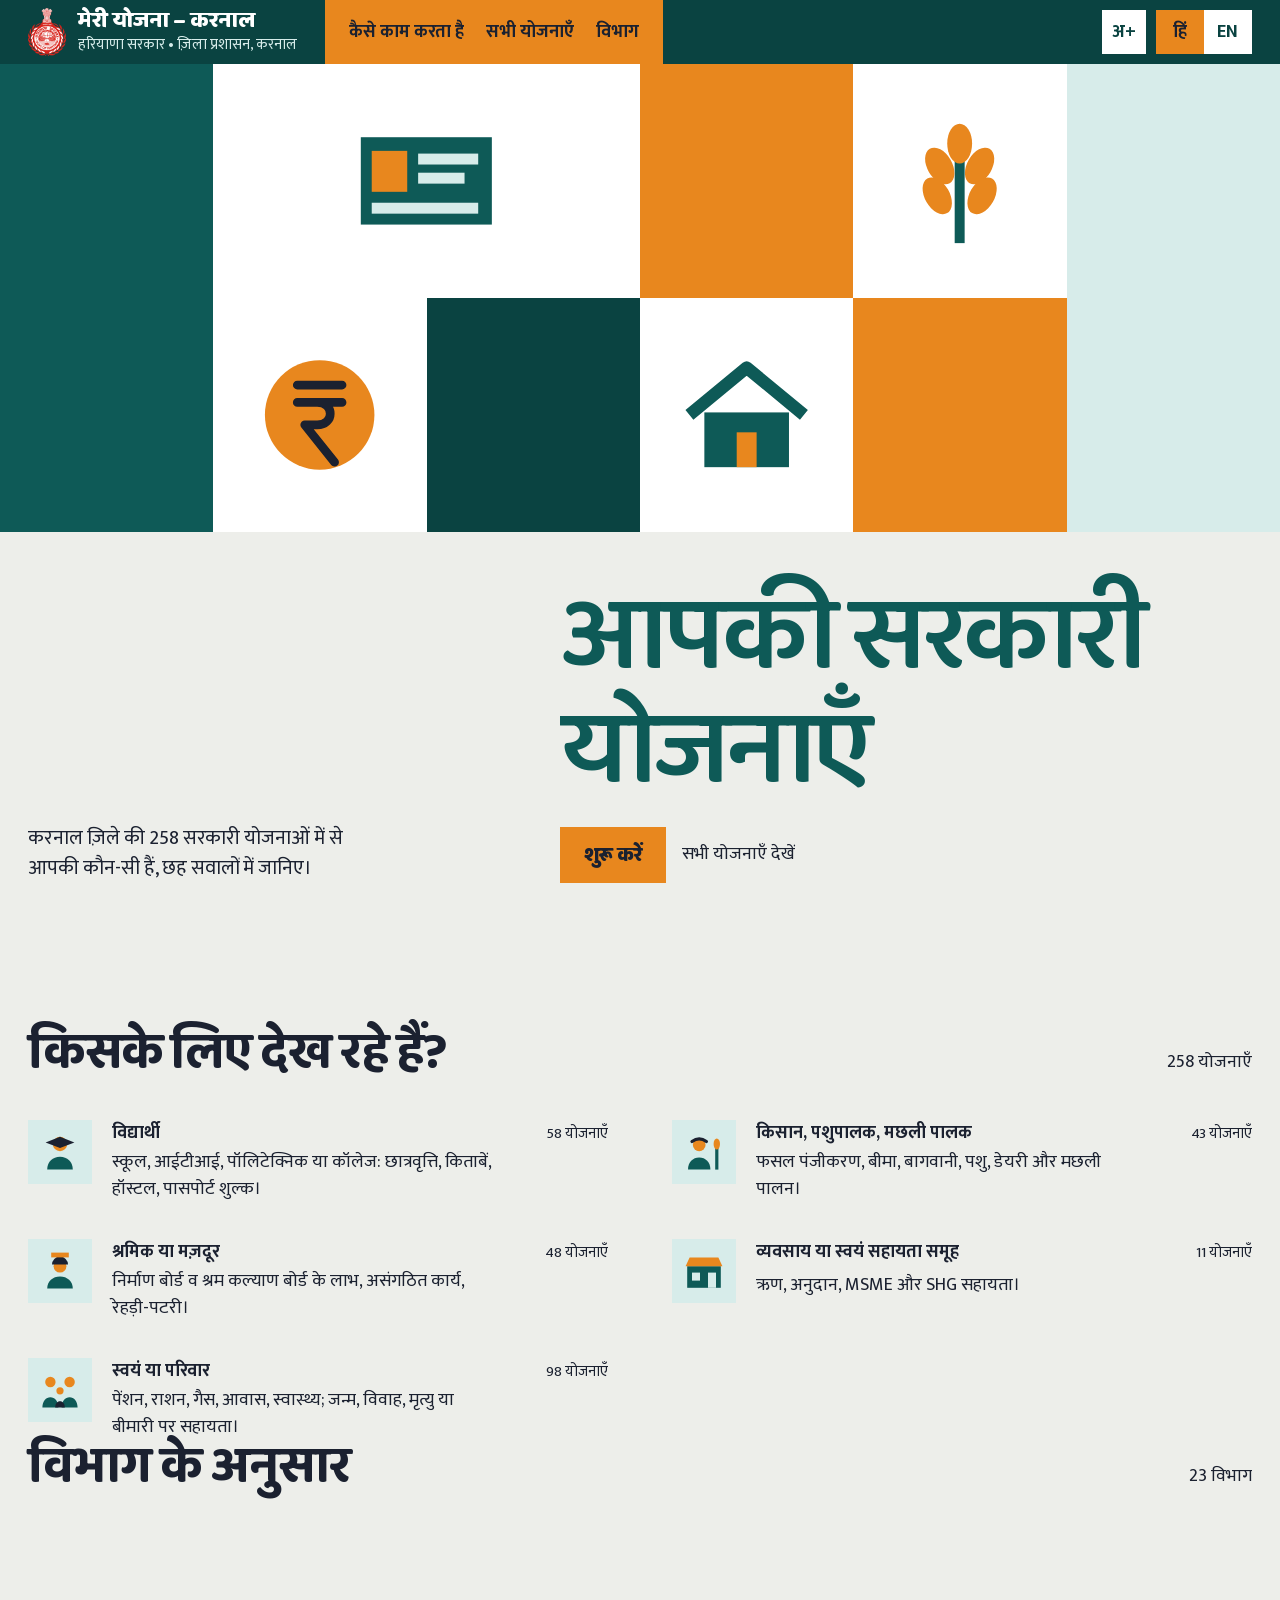
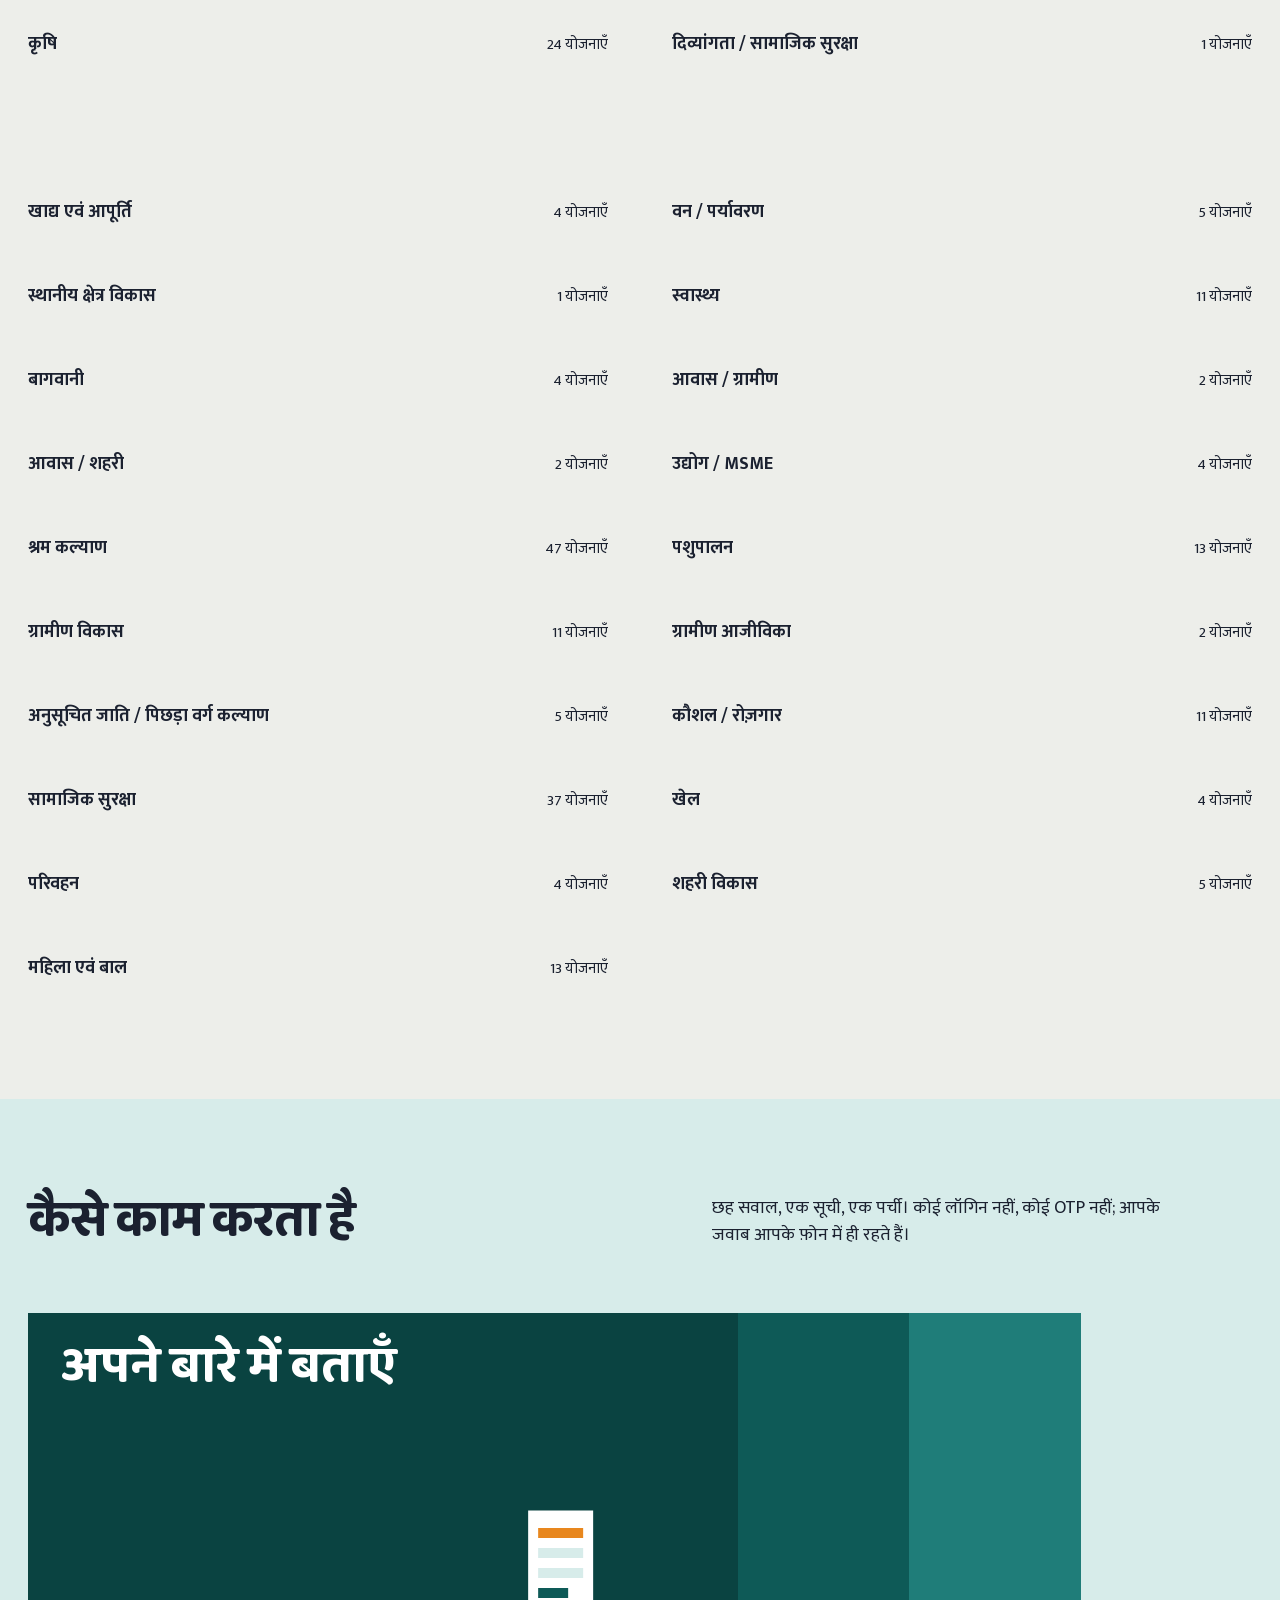
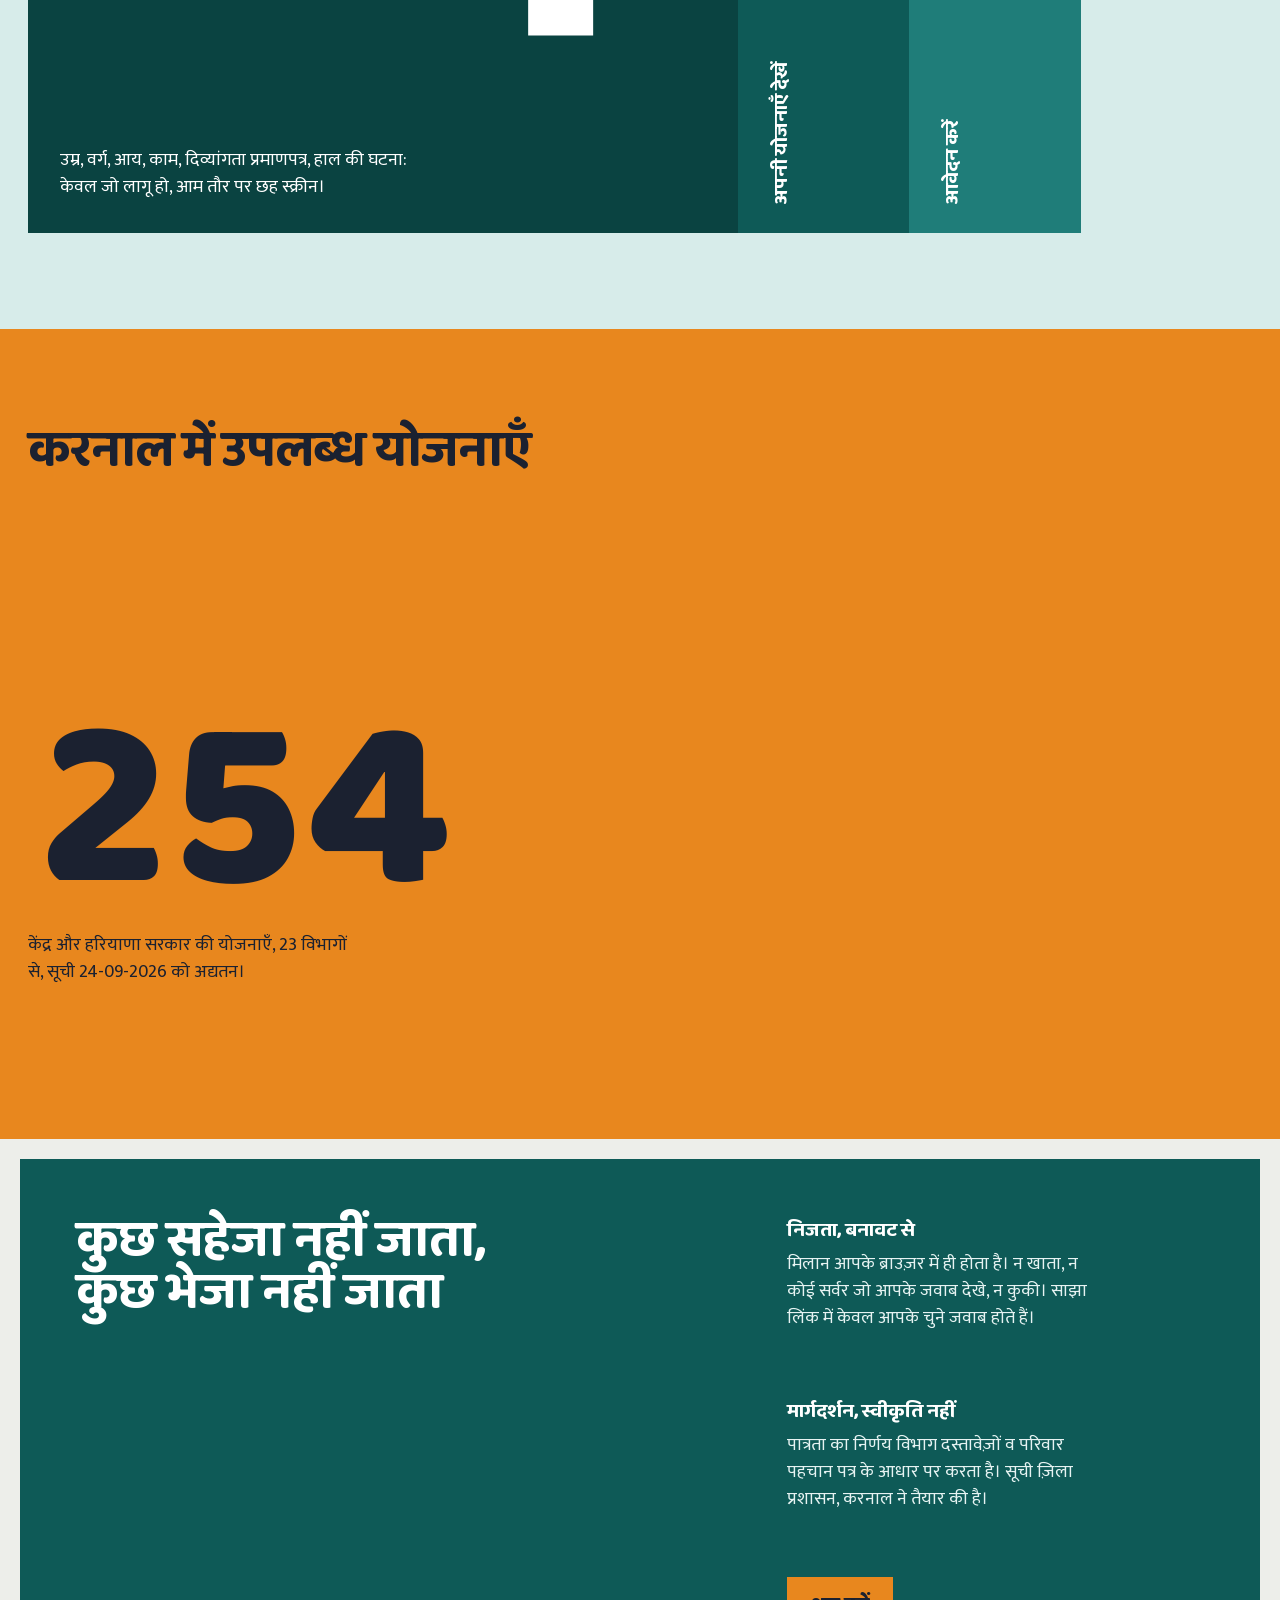
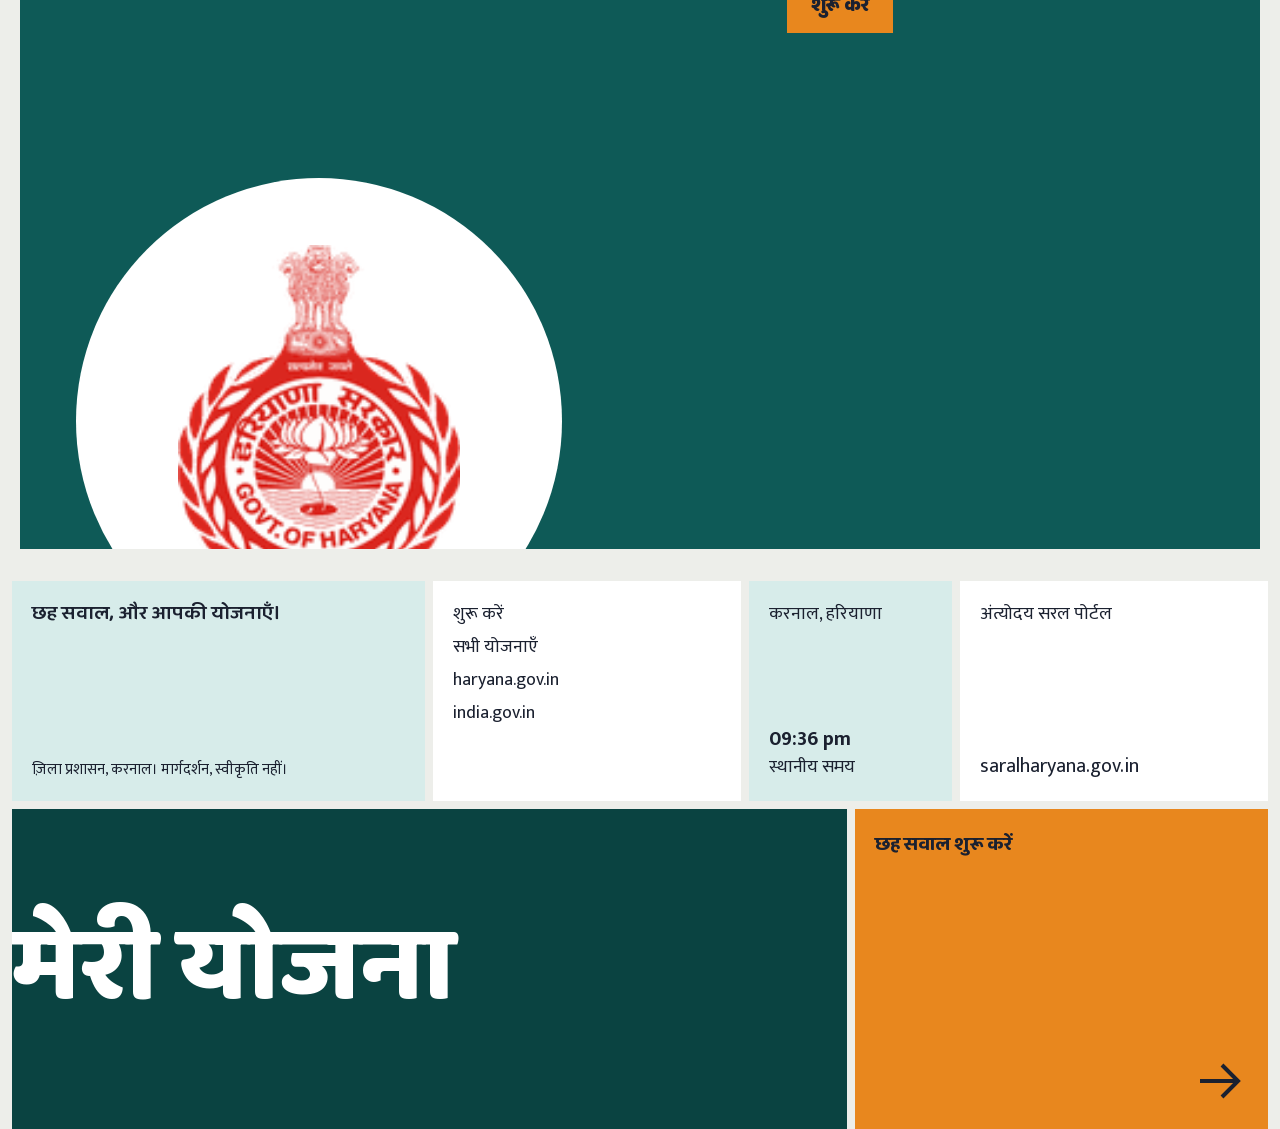
<file: public/index.html>
<!DOCTYPE html>
<html lang="hi">
<head>
<meta charset="utf-8">
<meta name="viewport" content="width=device-width, initial-scale=1, viewport-fit=cover">
<title>Meri Yojana – Karnal | मेरी योजना – करनाल</title>
<meta name="description" content="Find the Central and Haryana Government schemes you can apply for in District Karnal. Answer up to 8 simple questions, in Hindi or English. | करनाल में आपके लिए कौन-सी सरकारी योजनाएँ हैं, जानिए।">
<meta name="theme-color" content="#0E5A57">
<link rel="canonical" href="https://meri-yojana-karnal.onrender.com/">
<meta property="og:type" content="website">
<meta property="og:site_name" content="Meri Yojana – Karnal">
<meta property="og:title" content="मेरी योजना – करनाल | Meri Yojana – Karnal">
<meta property="og:description" content="जानिए कौन-सी सरकारी योजनाएँ आपके लिए हैं। 6 आसान सवाल, 258 योजनाएँ। | Find the government schemes meant for you.">
<meta property="og:url" content="https://meri-yojana-karnal.onrender.com/">
<meta property="og:image" content="https://meri-yojana-karnal.onrender.com/preview.png">
<meta property="og:image:width" content="1200">
<meta property="og:image:height" content="630">
<meta property="og:locale" content="hi_IN">
<meta property="og:locale:alternate" content="en_IN">
<meta name="twitter:card" content="summary_large_image">
<link rel="icon" href="icon.svg" type="image/svg+xml">
<link rel="icon" href="icon-192.png" type="image/png" sizes="192x192">
<link rel="apple-touch-icon" href="apple-touch-icon.png">
<link rel="manifest" href="manifest.webmanifest">
<link rel="preload" href="fonts/baloo2-700-devanagari.woff2" as="font" type="font/woff2" crossorigin>
<link rel="preload" href="fonts/mukta-400-devanagari.woff2" as="font" type="font/woff2" crossorigin>
<link rel="preload" href="data.json" as="fetch" crossorigin>
<link rel="stylesheet" href="style.css">

</head>
<body>
<svg class="sprite" xmlns="http://www.w3.org/2000/svg" aria-hidden="true" focusable="false">
  <symbol id="art-ppp" viewBox="0 0 120 120"><rect x="12" y="28" width="96" height="64" fill="#0E5A57"/><rect x="20" y="38" width="26" height="30" fill="#E8871E"/><rect x="54" y="40" width="44" height="8" fill="#D7ECEA"/><rect x="54" y="54" width="34" height="8" fill="#D7ECEA"/><rect x="20" y="76" width="78" height="8" fill="#D7ECEA"/></symbol>
  <symbol id="art-wheat" viewBox="0 0 120 120"><rect x="56" y="40" width="8" height="70" fill="#0E5A57"/><ellipse cx="60" cy="30" rx="10" ry="16" fill="#E8871E"/><ellipse cx="44" cy="48" rx="10" ry="16" transform="rotate(-30 44 48)" fill="#E8871E"/><ellipse cx="76" cy="48" rx="10" ry="16" transform="rotate(30 76 48)" fill="#E8871E"/><ellipse cx="42" cy="72" rx="10" ry="16" transform="rotate(-30 42 72)" fill="#E8871E"/><ellipse cx="78" cy="72" rx="10" ry="16" transform="rotate(30 78 72)" fill="#E8871E"/></symbol>
  <symbol id="art-rupee" viewBox="0 0 120 120"><circle cx="60" cy="60" r="44" fill="#E8871E"/><path d="M42 36h36M42 50h36M58 50c14 0 14 18 0 18H48l24 30" fill="none" stroke="#1B2130" stroke-width="7" stroke-linecap="round" stroke-linejoin="round"/></symbol>
  <symbol id="art-house" viewBox="0 0 120 120"><path d="M14 60L60 22l46 38" fill="none" stroke="#0E5A57" stroke-width="10" stroke-linejoin="round"/><rect x="26" y="58" width="68" height="44" fill="#0E5A57"/><rect x="52" y="74" width="16" height="28" fill="#E8871E"/></symbol>
  <symbol id="art-student" viewBox="0 0 120 120"><circle cx="60" cy="40" r="18" fill="#E8871E"/><path d="M28 104c0-20 14-32 32-32s32 12 32 32z" fill="#0E5A57"/><path d="M24 36l36-14 36 14-36 14z" fill="#1B2130"/></symbol>
  <symbol id="art-farmer" viewBox="0 0 120 120"><circle cx="48" cy="42" r="16" fill="#E8871E"/><path d="M20 104c0-18 12-30 28-30s28 12 28 30z" fill="#0E5A57"/><path d="M30 34q18-14 36 0" fill="none" stroke="#1B2130" stroke-width="8" stroke-linecap="round"/><rect x="88" y="44" width="8" height="60" fill="#0E5A57"/><ellipse cx="92" cy="40" rx="8" ry="14" fill="#E8871E"/></symbol>
  <symbol id="art-worker" viewBox="0 0 120 120"><circle cx="60" cy="48" r="16" fill="#E8871E"/><path d="M40 44a20 20 0 0 1 40 0z" fill="#1B2130"/><path d="M28 104c0-18 14-30 32-30s32 12 32 30z" fill="#0E5A57"/><rect x="38" y="14" width="44" height="12" fill="#E8871E"/></symbol>
  <symbol id="art-business" viewBox="0 0 120 120"><rect x="18" y="48" width="84" height="54" fill="#0E5A57"/><path d="M14 48l10-22h72l10 22z" fill="#E8871E"/><rect x="30" y="64" width="20" height="20" fill="#D7ECEA"/><rect x="70" y="64" width="20" height="38" fill="#D7ECEA"/></symbol>
  <symbol id="art-family" viewBox="0 0 120 120"><circle cx="36" cy="40" r="13" fill="#E8871E"/><circle cx="84" cy="40" r="13" fill="#E8871E"/><circle cx="60" cy="62" r="9" fill="#E8871E"/><path d="M16 104c0-16 9-26 20-26s20 10 20 26zM64 104c0-16 9-26 20-26s20 10 20 26z" fill="#0E5A57"/><path d="M48 104c0-10 5-16 12-16s12 6 12 16z" fill="#1B2130"/></symbol>
  <symbol id="art-phone" viewBox="0 0 120 120"><rect x="34" y="10" width="52" height="100" fill="#fff"/><rect x="42" y="24" width="36" height="8" fill="#E8871E"/><rect x="42" y="40" width="36" height="8" fill="#D7ECEA"/><rect x="42" y="56" width="36" height="8" fill="#D7ECEA"/><rect x="42" y="72" width="24" height="8" fill="#0E5A57"/></symbol>
  <symbol id="art-list" viewBox="0 0 120 120"><rect x="16" y="16" width="88" height="26" fill="#fff"/><rect x="16" y="48" width="88" height="26" fill="#fff"/><rect x="16" y="80" width="88" height="26" fill="#fff"/><path d="M24 29l6 6 10-12M24 61l6 6 10-12" fill="none" stroke="#2E7D4F" stroke-width="5"/><path d="M24 93l6 6 10-12" fill="none" stroke="#E8871E" stroke-width="5"/></symbol>
  <symbol id="art-counter" viewBox="0 0 120 120"><rect x="10" y="70" width="100" height="14" fill="#fff"/><rect x="20" y="84" width="80" height="26" fill="#D7ECEA"/><rect x="40" y="36" width="40" height="30" fill="#E8871E"/><circle cx="60" cy="24" r="10" fill="#fff"/></symbol>
</svg>
<header class="top"><div class="bar">
  <a class="wordmark" id="brand" href="#/"><img src="emblem.png" alt="हरियाणा सरकार का राजचिह्न" width="38" height="48"><span><b id="brand-t">मेरी योजना – करनाल</b><small id="brand-s">हरियाणा सरकार • ज़िला प्रशासन, करनाल</small></span></a>
  <nav class="tab" aria-label="मुख्य"><a class="link" href="#how" id="tab-1">कैसे काम करता है</a><a class="link" href="#/all" id="tab-2">सभी योजनाएँ</a><a class="link" href="#depts" id="tab-3">विभाग</a></nav>
  <div class="tools">
    <button type="button" class="tsize" id="tsize" aria-pressed="false"><span id="tsize-l">अ+</span><span class="vh" id="tsize-t">बड़े अक्षर</span></button>
    <div class="lang" role="group" aria-label="Language / भाषा">
      <button type="button" id="l-hi" aria-pressed="true">हिं</button>
      <button type="button" id="l-en" aria-pressed="false">EN</button>
    </div>
  </div>
</div></header>
<main class="home"><div id="app" aria-live="polite"><div class="screen">
<section class="masthead-wrap">
  <div class="band" aria-hidden="true">
    <div class="cell c1 tall"></div><div class="cell art span2"><svg><use href="#art-ppp"/></svg></div><div class="cell c2"></div><div class="cell art"><svg><use href="#art-wheat"/></svg></div><div class="cell c3 hide-sm"></div>
    <div class="cell art"><svg><use href="#art-rupee"/></svg></div><div class="cell c4"></div><div class="cell art"><svg><use href="#art-house"/></svg></div><div class="cell c2 hide-sm"></div><div class="cell c3 hide-sm"></div>
  </div>
  <div class="masthead">
    <div class="tt"><h1 class="lines" id="title"><span class="line"><span data-line>आपकी सरकारी</span></span><span class="line"><span data-line>योजनाएँ</span></span></h1></div>
    <p class="standfirst" data-load>करनाल ज़िले की 258 सरकारी योजनाओं में से आपकी कौन-सी हैं, छह सवालों में जानिए।</p>
    <div class="cta"><button type="button" class="btn accent" id="b-next" data-load disabled>लोड हो रहा है…</button><a class="link" href="#/all" id="b-all">सभी योजनाएँ देखें</a></div>
  </div>
</section>
<section class="chapter who"><div class="menu-h" data-reveal><h2>किसके लिए देख रहे हैं?</h2><span class="count" id="who-n"></span></div><ul class="menu" id="menu-who"></ul>
  <div class="menu-h menu-h2" data-reveal id="depts"><h2>विभाग के अनुसार</h2><span class="count" id="dept-n"></span></div><ul class="menu depts" id="menu-depts"></ul></section>
<section class="chapter how" id="how"><div class="intro"><h2 data-reveal>कैसे काम करता है</h2><p data-reveal data-i="1">छह सवाल, एक सूची, एक पर्ची। कोई लॉगिन नहीं, कोई OTP नहीं; आपके जवाब आपके फ़ोन में ही रहते हैं।</p></div><div class="acc" id="acc"></div></section>
<section class="chapter count-chapter"><h2 data-reveal>करनाल में उपलब्ध योजनाएँ</h2><div><p class="figure"><span id="fig" data-count>258</span></p><p class="caption" id="fig-cap" data-reveal data-i="2">केंद्र और हरियाणा सरकार की योजनाएँ, 23 विभागों से, सूची 24-09-2026 को अद्यतन।</p></div><p class="source" id="notice"></p></section>
<section class="about-wrap"><div class="panel" id="panel"><h2 data-reveal>कुछ सहेजा नहीं जाता, कुछ भेजा नहीं जाता</h2><div class="blocks" id="blocks"></div><div class="emblem"><img src="emblem.png" alt="" width="120" height="150" loading="lazy"></div></div></section>
<noscript><p class="err">इस पेज के लिए JavaScript चालू होना चाहिए। / This page needs JavaScript.</p></noscript>
</div></div></main>
<nav class="actions"><div class="wrap" id="actbar"></div></nav>
<footer class="site" id="ftr"></footer>
<script src="engine.js" defer></script>
<script src="app.js" defer></script>
</body>
</html>
</file>
<file: public/style.css>
/* Meri Yojana – Karnal. Teal and saffron, Baloo 2 headings, Mukta body. Fonts self-hosted. */
@font-face{font-family:"Mukta";font-style:normal;font-weight:400;font-display:swap;src:url(fonts/mukta-400-devanagari.woff2) format("woff2");unicode-range:U+0900-097F,U+1CD0-1CF4,U+1CF7-1CF9,U+200C-200D,U+20A8,U+20B9,U+20F0,U+25CC,U+A830-A839,U+A8E0-A8FF,U+11B00-11B0A}
@font-face{font-family:"Mukta";font-style:normal;font-weight:400;font-display:swap;src:url(fonts/mukta-400-latin.woff2) format("woff2");unicode-range:U+0000-00FF,U+0131,U+0152-0153,U+02BB-02BC,U+02C6,U+02DA,U+02DC,U+0304,U+0308,U+0329,U+2000-206F,U+20AC,U+2122,U+2191,U+2193,U+2212,U+2215,U+FEFF,U+FFFD}
@font-face{font-family:"Mukta";font-style:normal;font-weight:700;font-display:swap;src:url(fonts/mukta-700-devanagari.woff2) format("woff2");unicode-range:U+0900-097F,U+1CD0-1CF4,U+1CF7-1CF9,U+200C-200D,U+20A8,U+20B9,U+20F0,U+25CC,U+A830-A839,U+A8E0-A8FF,U+11B00-11B0A}
@font-face{font-family:"Mukta";font-style:normal;font-weight:700;font-display:swap;src:url(fonts/mukta-700-latin.woff2) format("woff2");unicode-range:U+0000-00FF,U+0131,U+0152-0153,U+02BB-02BC,U+02C6,U+02DA,U+02DC,U+0304,U+0308,U+0329,U+2000-206F,U+20AC,U+2122,U+2191,U+2193,U+2212,U+2215,U+FEFF,U+FFFD}
@font-face{font-family:"Baloo 2";font-style:normal;font-weight:600 800;font-display:swap;src:url(fonts/baloo2-700-devanagari.woff2) format("woff2");unicode-range:U+0900-097F,U+1CD0-1CF4,U+1CF7-1CF9,U+200C-200D,U+20A8,U+20B9,U+20F0,U+25CC,U+A830-A839,U+A8E0-A8FF,U+11B00-11B0A}
@font-face{font-family:"Baloo 2";font-style:normal;font-weight:600 800;font-display:swap;src:url(fonts/baloo2-700-latin.woff2) format("woff2");unicode-range:U+0000-00FF,U+0131,U+0152-0153,U+02BB-02BC,U+02C6,U+02DA,U+02DC,U+0304,U+0308,U+0329,U+2000-206F,U+20AC,U+2122,U+2191,U+2193,U+2212,U+2215,U+FEFF,U+FFFD}


:root{
  --ink:#0E5A57;        /* deep teal: the ink of the site, the dark chapters */
  --ink-2:#0A4341;
  --ink-soft:#3C7A77;
  --teal-pale:#D7ECEA;  /* the quiet chapter */
  --accent:#E8871E;     /* saffron: the one action, the loud chapter */
  --accent-d:#B8640A;
  --paddy:#2E7D4F;      /* eligible */
  --paddy-tint:#E3F2E8;
  --haldi:#9A6A05;      /* check */
  --haldi-tint:#FBF1D9;
  --stamp:#6B3FA0;      /* rubber-stamp violet for the verification badge */
  --paper:#EDEEEA;      /* stone, not cream */
  --card:#FFFFFF;
  --line:#DDDBD3;       /* only for real form fields */
  --text:#1B2130;
  --muted:#4E5566;
  --focus:#1F6FEB;
  --head:"Baloo 2","Mukta","Noto Sans Devanagari","Nirmala UI",Mangal,system-ui,sans-serif;
  --margin:clamp(16px,2.2vw,32px);
  --gutter:clamp(12px,1.4vw,24px);
  --display:clamp(64px,8.3vw,128px);
  --heading:clamp(36px,4vw,60px);
  --lead:20px; --body:18px; --small:15px;
  --ease-out:cubic-bezier(.22,1,.36,1); --ease-expo:cubic-bezier(.16,1,.3,1); --ease-in-out:cubic-bezier(.76,0,.24,1);
  box-sizing:border-box;
  padding-top:env(safe-area-inset-top,0px);
  padding-bottom:env(safe-area-inset-bottom,0px);
}
html{scroll-padding-top:env(safe-area-inset-top,0px)}
@media (prefers-color-scheme:dark){
  :root:not([data-theme="light"]){
    --ink:#8FD3CF;--ink-2:#0B3A38;--ink-soft:#6FB3AF;--teal-pale:#163A38;--accent:#F4A24A;--accent-d:#E8871E;
    --paddy:#7CC48E;--paddy-tint:#1C3024;--haldi:#E9B949;--haldi-tint:#352A10;
    --stamp:#C3A2EE;--paper:#12151C;--card:#1B1F29;--line:#2E3442;--text:#E8EAF0;--muted:#A4AABA;--focus:#7AA7FF;
  }
}
:root[data-theme="dark"]{
  --ink:#8FD3CF;--ink-2:#0B3A38;--ink-soft:#6FB3AF;--teal-pale:#163A38;--accent:#F4A24A;--accent-d:#E8871E;
  --paddy:#7CC48E;--paddy-tint:#1C3024;--haldi:#E9B949;--haldi-tint:#352A10;
  --stamp:#C3A2EE;--paper:#12151C;--card:#1B1F29;--line:#2E3442;--text:#E8EAF0;--muted:#A4AABA;--focus:#7AA7FF;
}
*,*::before,*::after{box-sizing:inherit}
body{margin:0;background:var(--paper);color:var(--text);
  font-family:"Mukta","Noto Sans Devanagari","Nirmala UI","Mangal",system-ui,-apple-system,"Segoe UI",Roboto,sans-serif;
  font-size:var(--body);line-height:1.5;-webkit-text-size-adjust:100%}
button,input,select{font:inherit;color:inherit}
:focus-visible{outline:3px solid var(--focus);outline-offset:2px}
h1,h2,h3,.btn,.wordmark,.figure{font-family:var(--head)}
h1,h2,h3{text-wrap:balance;margin:0}
p{text-wrap:pretty}
.wrap{max-width:720px;margin:0 auto;padding:0 var(--margin)}
.wide{padding:0 var(--margin)}
.vh{position:absolute;width:1px;height:1px;overflow:hidden;clip:rect(0 0 0 0);white-space:nowrap}
.sprite{display:none}
.btn{border:0;border-radius:0;min-height:56px;padding:12px 24px;font-weight:800;font-size:var(--lead);cursor:pointer;background:var(--ink);color:var(--paper);text-decoration:none;display:inline-flex;align-items:center;justify-content:center;gap:8px;transition:transform 140ms var(--ease-out),background-color 180ms ease}
.btn:active{transform:scale(.97)}
.btn.primary{background:var(--ink);color:var(--paper)}
.btn.accent{background:var(--accent);color:#1B2130}
.btn.quiet{background:var(--card);color:var(--ink)}
.btn[disabled]{opacity:.55;cursor:default}
@media (hover:hover) and (pointer:fine){.btn.accent:hover{background:var(--accent-d);color:#fff}.btn.primary:hover{background:var(--ink-2);color:#fff}}
.link{color:inherit;text-decoration:underline;text-decoration-color:transparent;text-underline-offset:.2em;text-decoration-thickness:.07em;transition:text-decoration-color 180ms ease}
@media (hover:hover) and (pointer:fine){.link:hover{text-decoration-color:currentColor}}

/* ---------------------------------------------------------------- header: wordmark block, accent tab, controls */
header.top{position:sticky;top:env(safe-area-inset-top,0px);z-index:5;background:var(--ink-2);color:#fff}
header.top .bar{display:flex;align-items:stretch;min-height:64px}
.wordmark{display:flex;align-items:center;gap:12px;padding:8px var(--margin);background:var(--ink-2);color:#fff;text-decoration:none;min-width:0}
.wordmark img{width:38px;height:48px;flex:none}
.wordmark b{display:block;font-size:22px;line-height:1.05;font-weight:800}
.wordmark small{display:block;font-family:"Mukta",sans-serif;font-weight:400;font-size:var(--small);line-height:1.2;margin-top:3px;color:#D6ECEA}
.tab{display:flex;align-items:center;gap:22px;padding:0 24px;background:var(--accent);color:#1B2130;font-weight:700;font-size:var(--body)}
.tab a{color:inherit}
.tools{display:flex;align-items:center;gap:10px;margin-left:auto;padding:0 var(--margin)}
.lang{display:flex;background:#fff}
.lang button{border:0;background:transparent;padding:6px 12px;min-height:44px;min-width:48px;cursor:pointer;font-weight:700;color:var(--ink-2)}
.lang button[aria-pressed="true"]{background:var(--accent);color:#1B2130}
.tsize{border:0;background:#fff;min-height:44px;min-width:44px;padding:0 10px;font-weight:800;color:var(--ink-2);cursor:pointer;font-size:var(--body)}
.tsize[aria-pressed="true"]{background:var(--accent);color:#1B2130}
html.big1 body{zoom:1.12} html.big2 body{zoom:1.25}
@media (max-width:900px){.tab{display:none}.wordmark b{font-size:var(--lead)}.wordmark small{font-size:var(--small)}.wordmark img{width:32px;height:40px}}

/* ---------------------------------------------------------------- home: colour chapters */
main{padding:0 0 120px}
main.home{padding-bottom:0}
.screen{padding-top:22px}
.home .screen{padding-top:0}
.band{display:grid;grid-template-columns:repeat(6,1fr);grid-template-rows:repeat(2,1fr);height:52svh;min-height:300px}
.band .cell{min-height:0;overflow:clip;display:grid;place-items:center}
.band .c1{background:var(--ink)} .band .c2{background:var(--accent)} .band .c3{background:var(--teal-pale)} .band .c4{background:var(--ink-2)}
.band .art{background:var(--card)}
.band .art svg{width:70%;height:70%}
.band .span2{grid-column:span 2} .band .tall{grid-row:span 2}
.masthead{display:grid;grid-template-columns:42% 1fr;grid-template-rows:auto auto;gap:0 var(--gutter);align-items:end;padding:56px var(--margin) 48px}
.masthead .standfirst{grid-column:1;grid-row:2}.masthead .tt{grid-column:2;grid-row:1}.masthead .cta{grid-column:2;grid-row:2}
.masthead .standfirst{font-size:var(--lead);max-width:30ch;margin:0;align-self:end}
.masthead h1{font-size:var(--display);font-weight:600;letter-spacing:-.04em;line-height:.95;color:var(--ink)}
.lines .line{display:block;overflow:hidden;padding:.22em 0 .12em;margin:-.22em 0 -.12em}
.lines [data-line]{display:block}
.masthead .cta{margin-top:24px;display:flex;gap:16px;align-items:center;flex-wrap:wrap}
.chapter{padding:96px var(--margin);min-height:90svh;display:flex;flex-direction:column;justify-content:center}
.chapter h2{font-size:var(--heading);line-height:1.05;letter-spacing:-.02em}
.who{background:var(--paper)}
.menu-h{display:flex;justify-content:space-between;align-items:baseline;margin:0 0 40px}
.menu-h .count{font-size:var(--body)}
.menu{display:grid;grid-template-columns:1fr 1fr;gap:36px 64px;list-style:none;margin:0;padding:0}
.menu li{margin:0}
.menu button{display:grid;grid-template-columns:64px 1fr;gap:0 20px;width:100%;text-align:left;background:transparent;border:0;padding:0;cursor:pointer;color:inherit;min-height:64px;transition:transform 140ms var(--ease-out)}
.menu button:active{transform:scale(.985)}
.menu .art{width:64px;height:64px;background:var(--teal-pale);display:grid;place-items:center;grid-row:span 2}
.menu .art svg{width:48px;height:48px}
.menu .name{display:flex;justify-content:space-between;align-items:baseline;gap:12px;font-weight:700;font-size:var(--body)}
.menu .name .n{font-weight:400;color:var(--text);font-size:var(--small);white-space:nowrap}
.menu .desc{font-size:var(--body);color:var(--text);max-width:38ch;margin:2px 0 0}
.menu .note{color:var(--accent-d);font-size:var(--small)}
.menu.depts{margin-top:96px}
.menu.depts button{grid-template-columns:1fr;min-height:48px}
@media (hover:hover) and (pointer:fine){.menu button:hover .name{color:var(--ink)}.menu button:hover .art{background:var(--accent)}}
.how{background:var(--teal-pale)}
.how .intro{display:grid;grid-template-columns:5fr 1fr 5fr;gap:var(--gutter);align-items:start;margin-bottom:64px}
.how .intro p{font-size:var(--body);margin:0;grid-column:3;max-width:48ch}
.acc{display:flex;height:520px}
.acc .stage{flex:0 0 14%;min-width:0;position:relative;cursor:pointer;border:0;padding:0;text-align:left;color:#fff;overflow:clip;transition:flex-basis 450ms var(--ease-in-out)}
.acc .s1{background:var(--ink-2)} .acc .s2{background:var(--ink)} .acc .s3{background:#1F7D79}
.acc .stage.open{flex-basis:58%;cursor:default}
.acc .stage .nm{position:absolute;left:28px;bottom:28px;font-family:var(--head);font-weight:700;font-size:var(--lead);writing-mode:vertical-rl;transform:rotate(180deg);white-space:nowrap}
.acc .stage.open .nm{writing-mode:horizontal-tb;transform:none;left:32px;top:28px;bottom:auto;font-size:var(--heading);line-height:1.05}
.acc .stage .tx{position:absolute;left:32px;bottom:32px;max-width:36ch;font-size:var(--body);opacity:0;transition:opacity 300ms ease 200ms}
.acc .stage.open .tx{opacity:1}
.acc .stage .art{position:absolute;right:8%;top:50%;transform:translateY(-50%);width:34%;opacity:0;transition:opacity 300ms ease 250ms}
.acc .stage.open .art{opacity:1}
.count-chapter{background:var(--accent);color:#1B2130;justify-content:space-between}
.count-chapter h2{font-size:var(--heading)}
.figure{font-size:clamp(120px,19vw,320px);line-height:.85;letter-spacing:-.04em;font-weight:800;margin:22vh 0 0;font-variant-numeric:tabular-nums lining-nums}
.figure sup{font-size:.33em;vertical-align:top;line-height:1;margin-left:.08em}
.caption{font-size:var(--body);max-width:32ch;margin:16px 0 0}
.source{font-size:var(--small);text-align:right;margin:24px 0 0}
.about-wrap{padding:20px}
.panel{background:var(--ink);color:var(--paper);min-height:110svh;position:relative;overflow:hidden;padding:56px;display:grid;grid-template-columns:1fr 37%;gap:0 var(--gutter)}
.panel h2{font-size:var(--heading);line-height:1.02;color:#fff;max-width:18ch;grid-column:1}
.panel .emblem{position:absolute;left:56px;bottom:-9vw;width:38vw;height:38vw;border-radius:50%;background:#fff;display:grid;place-items:center;overflow:hidden}
.panel .emblem img{width:58%;height:auto}
.panel .blocks{grid-column:2;display:grid;gap:64px;align-content:start;max-width:300px}
.panel .blocks h3{font-size:var(--lead);color:#fff;font-family:var(--head)}
.panel .blocks p{font-size:var(--body);margin:6px 0 0;color:#E6F3F2}
footer.site{padding:12px;display:grid;grid-template-columns:repeat(12,1fr);grid-auto-rows:220px;gap:8px;background:var(--paper);color:var(--text)}
footer.site .tile{padding:20px;display:flex;flex-direction:column;justify-content:space-between;min-width:0}
footer.site .t-say{grid-column:1/5;background:var(--teal-pale)}
footer.site .t-say p{font-size:var(--lead);line-height:1.25;margin:0;font-family:var(--head)}
footer.site .t-say small{font-size:var(--small);display:block}
footer.site .t-nav{grid-column:5/8;background:var(--card)}
footer.site .t-nav ul{list-style:none;margin:0;padding:0;font-size:var(--body)}
footer.site .t-nav li{margin:0 0 6px}
footer.site .t-nav a{color:inherit}
footer.site .t-time{grid-column:8/10;background:var(--teal-pale);font-size:var(--body)}
footer.site .t-time b{display:block;font-size:var(--lead)}
footer.site .t-mail{grid-column:10/13;background:var(--card)}
footer.site .t-mail a{font-size:var(--lead);color:inherit;align-self:flex-start;margin-top:auto;word-break:break-all}
footer.site .t-mark{grid-column:1/9;grid-row:2;height:320px;background:var(--ink-2);color:#fff;display:grid;place-items:center;padding:0 24px;overflow:hidden;font-family:var(--head);font-size:var(--display);font-weight:800;line-height:1;padding:0}
footer.site .t-go{grid-column:9/13;grid-row:2;height:320px;background:var(--accent);color:#1B2130;text-decoration:none;display:flex;flex-direction:column;justify-content:space-between;font-family:var(--head);font-size:var(--lead);font-weight:700}
footer.site .t-go svg{width:56px;height:56px;align-self:flex-end}
.notice-line{font-size:var(--small);margin:12px 0 0}
.updated{display:inline-block;background:var(--haldi-tint);padding:4px 10px;margin:8px 0 0;font-size:var(--small)}
.loading{opacity:.6}
@media (max-width:900px){
  .band{grid-template-columns:repeat(3,1fr);height:38svh;min-height:220px}
  .band .span2{grid-column:span 1}.band .tall{grid-row:span 1}.band .hide-sm{display:none}
  .masthead{grid-template-columns:1fr;padding:28px var(--margin) 40px}
  .masthead{grid-template-rows:auto auto auto}.masthead .tt{grid-column:1;grid-row:1}.masthead .standfirst{grid-column:1;grid-row:2;margin-top:16px;font-size:var(--body)}.masthead .cta{grid-column:1;grid-row:3}.masthead h1{font-size:13vw}
  .chapter{padding:64px var(--margin);min-height:80svh}
  .menu{grid-template-columns:1fr;gap:24px}
  .menu .art{width:52px;height:52px}.menu button{grid-template-columns:52px 1fr;gap:0 16px}
  .how .intro{grid-template-columns:1fr;gap:16px}.how .intro p{grid-column:1}
  .acc{flex-direction:column;height:auto}
  .acc .stage{flex:0 0 64px;height:64px;transition:height 450ms var(--ease-in-out)}
  .acc .stage .nm{writing-mode:horizontal-tb;transform:none;left:20px;top:18px;bottom:auto;font-size:var(--body)}
  .acc .stage.open{flex-basis:auto;height:auto;padding:84px 20px 24px;cursor:default}
  .acc .stage.open .nm{font-size:var(--heading);top:12px;left:20px}
  .acc .stage .tx{position:static;max-width:none;font-size:var(--body)}
  .acc .stage .art{display:none}
  .figure{font-size:46vw;margin-top:12vh}.caption{max-width:80%}
  .about-wrap{padding:10px}
  .panel{grid-template-columns:1fr;padding:28px 20px 0;min-height:0}
  .panel h2{font-size:var(--heading)}
  .panel .blocks{grid-column:1;max-width:none;gap:28px;margin:28px 0}
  .panel .emblem{position:relative;left:auto;bottom:auto;width:86vw;height:86vw;margin:0 auto -22vw}
  footer.site{grid-template-columns:1fr 1fr;grid-auto-rows:auto;gap:6px}
  footer.site .t-mark{grid-column:1/3;grid-row:1;height:160px;font-size:13vw}
  footer.site .t-go{grid-column:1/3;grid-row:2;height:160px}
  footer.site .t-nav{grid-column:1;grid-row:3}footer.site .t-mail{grid-column:2;grid-row:3}
  footer.site .t-time{grid-column:1;grid-row:4}footer.site .t-say{grid-column:2;grid-row:4}
  footer.site .tile{min-height:160px}
}
/* ---------------------------------------------------------------- motion */
@media (prefers-reduced-motion:no-preference){
  .js .masthead [data-line]{transform:translateY(105%);animation:line-up 900ms var(--ease-expo) forwards;animation-delay:calc(var(--i) * 110ms + 150ms)}
  .js .masthead [data-load]{opacity:0;transform:translateY(12px);animation:load-rise 500ms var(--ease-out) forwards;animation-delay:var(--d)}
  .js [data-reveal]{opacity:0;transform:translateY(24px);transition:opacity 700ms var(--ease-out),transform 900ms var(--ease-expo);transition-delay:calc(var(--i,0) * 70ms)}
  .js [data-reveal].is-in{opacity:1;transform:none}
    @supports (animation-timeline:view()){
    .band .art svg{animation:drift linear both;animation-timeline:view();animation-range:entry 0% exit 100%}
    @keyframes drift{from{transform:translateY(-5%)}to{transform:translateY(5%)}}
  }
}
[data-i="1"]{--i:1}[data-i="2"]{--i:2}[data-i="3"]{--i:3}[data-i="4"]{--i:4}[data-i="5"]{--i:5}[data-i="6"]{--i:6}[data-i="7"]{--i:7}
.js .masthead [data-line]:nth-child(1){--i:0}.masthead .line:nth-of-type(2) [data-line]{--i:1}
.masthead [data-load]{--d:420ms}.masthead .cta [data-load]{--d:480ms}
main.home + nav.actions{display:none}
@keyframes line-up{to{transform:none}}
@keyframes load-rise{to{opacity:1;transform:none}}

/* ---------------------------------------------------------------- questions */
.ticks{display:flex;gap:6px;margin:4px 0 18px}
.ticks span{flex:1;height:8px;background:var(--card)}
.ticks span.done{background:var(--ink)}
.ticks span.now{background:var(--accent)}
.qcount{font-size:15px;color:var(--muted);margin:0}
h1.q{font-size:30px;line-height:1.2;font-weight:800;color:var(--ink);margin:6px 0 6px}
.hint{color:var(--muted);margin:0 0 18px;font-size:16px}
.hint.sub{margin:10px 0 8px}
.opts{display:grid;gap:10px}
.opts.grid{grid-template-columns:repeat(auto-fill,minmax(96px,1fr))}
.opt{display:flex;align-items:center;gap:14px;width:100%;text-align:left;background:var(--card);border:0;
  padding:14px 16px;min-height:60px;cursor:pointer;transition:transform 140ms var(--ease-out),background-color 180ms ease}
.opt:active{transform:scale(.985)}
.opt .box{flex:none;width:26px;height:26px;background:var(--teal-pale);display:grid;place-items:center}
.opt.single .box{border-radius:50%}
.opt[aria-pressed="true"]{background:var(--ink);color:var(--paper)}
.opt[aria-pressed="true"] .s{color:var(--teal-pale)}
.opt[aria-pressed="true"] .box{background:var(--accent)}
.opt[aria-pressed="true"] .box::after{content:"";width:8px;height:14px;border:solid #1B2130;border-width:0 3px 3px 0;transform:rotate(45deg) translate(-1px,-2px)}
.opt.single[aria-pressed="true"] .box::after{width:10px;height:10px;border:0;border-radius:50%;background:#1B2130;transform:none}
.opt .t{font-weight:700;font-size:19px;line-height:1.25}
.opt .s{display:block;font-weight:400;font-size:15px;color:var(--muted)}
.opts.grid .opt{justify-content:center;padding:12px 8px;min-height:56px;text-align:center}
.opts.grid .opt .box{display:none}
.group-h{font-size:16px;font-weight:700;color:var(--ink);margin:18px 0 8px}
.field{margin:18px 0}
.field label{display:block;font-weight:700;margin-bottom:8px}
.age{display:flex;align-items:center;gap:10px}
.age input{width:120px;font-size:26px;font-weight:700;text-align:center;padding:10px;border:2px solid var(--line);background:var(--card)}
.age button{width:56px;height:56px;border:0;background:var(--card);font-size:26px;font-weight:700;cursor:pointer}
.err{color:#B3261E;font-weight:700;margin:10px 0 0;min-height:1.5em}
@media (prefers-color-scheme:dark){.err{color:#FFB4AB}}
nav.actions{position:fixed;left:0;right:0;bottom:0;z-index:6;background:var(--card);padding-bottom:env(safe-area-inset-bottom,0px)}
nav.actions .wrap{display:flex;gap:10px;padding-top:12px;padding-bottom:12px}
nav.actions .btn.primary{flex:1}
nav.actions.hidden{display:none}
.say{display:inline-flex;align-items:center;gap:6px;border:0;background:var(--card);color:var(--ink);padding:6px 14px;min-height:44px;font-weight:700;font-size:15px;cursor:pointer;margin:6px 0}
.say[aria-pressed="true"]{background:var(--ink);color:var(--paper);border-color:var(--ink)}
.say.hidden{display:none}

/* ---------------------------------------------------------------- results */
.meta{font-size:15px;color:var(--muted);overflow-wrap:anywhere}
.sum{display:grid;grid-template-columns:1fr 1fr;gap:10px;margin:14px 0 12px}
.sum a{display:block;text-decoration:none;padding:14px 16px;color:var(--text);font-size:16px;line-height:1.3}
.sum .e{background:var(--paddy-tint)}
.sum .c{background:var(--haldi-tint)}
.sum b{display:block;font-size:40px;line-height:1;font-weight:800;margin-bottom:4px;font-family:var(--head)}
.sum .e b{color:var(--paddy)} .sum .c b{color:var(--haldi)}
h2.sec{font-size:26px;font-weight:800;color:var(--ink);margin:30px 0 4px}
.sec.first{margin-top:6px}
.secnote{color:var(--muted);font-size:16px;margin:0 0 10px}
h3.sector{font-size:var(--body);font-weight:700;color:var(--ink);margin:24px 0 10px}
.card{background:var(--card);border-left:8px solid var(--paddy);padding:16px 18px;margin:0 0 12px;position:relative}
.card.check,.card.cond{border-left-color:var(--haldi)}
.card.info{border-left-color:var(--ink)}
.card.life{border-left-color:var(--ink-soft)}
.plink{display:inline-block;margin-top:8px;font-size:15px;color:var(--ink)}
.card .ttl{margin:0;font-size:21px;line-height:1.25;font-weight:800;padding-right:104px;font-family:var(--head)}
.card .ttl .tail{display:block;font-family:"Mukta",sans-serif;font-weight:500;font-size:15px;color:var(--muted);margin-top:2px}
.card .alt{margin:2px 0 0;color:var(--muted);font-size:15px;padding-right:104px}
.card .ben{margin:10px 0 6px;font-size:17px}
.stamp{position:absolute;top:12px;right:10px;width:94px;text-align:center;font-size:13px;line-height:1.15;font-weight:800;
  color:var(--paper);background:var(--stamp);padding:5px 4px;transform:rotate(-4deg)}
.stamp.pending{color:var(--text);background:var(--haldi-tint);transform:none}
.why{background:var(--haldi-tint);padding:8px 12px;margin:8px 0;font-size:15px}
.why p{margin:4px 0}
.window{display:inline-block;background:var(--ink);color:var(--paper);font-weight:700;padding:4px 10px;margin:6px 0;font-size:16px}
.contact{font-size:15px;margin:6px 0}
details{margin-top:8px}
summary{cursor:pointer;font-weight:700;color:var(--ink);min-height:44px;display:flex;align-items:center}
.det{font-size:15px}
.det h5{margin:12px 0 2px;font-size:15px;color:var(--ink-soft)}
.det p{margin:2px 0;white-space:pre-line}
.det ul{margin:4px 0;padding-left:20px}
.det a{color:var(--ink);word-break:break-all}
.slabs{margin:8px 0;padding:0;list-style:none;font-size:15px}
.slabs li{padding:3px 0;color:var(--muted)}
.slabs li.m{color:var(--text);font-weight:700}
.slabs li.m::before{content:"";display:inline-block;width:.6em;height:.6em;background:var(--paddy);margin-right:.4em}
.docs{background:var(--card);padding:12px 18px;margin:12px 0}
.docs ul{list-style:none;padding:0;margin:6px 0}
.docs li{padding:0}
.chk{display:flex;align-items:flex-start;gap:12px;min-height:48px;padding:6px 0;cursor:pointer;font-size:17px}
.chk input{flex:none;width:26px;height:26px;margin:2px 0 0;accent-color:var(--paddy)}
.chk small{display:block;color:var(--muted);font-size:var(--small)}
.chk input:checked ~ span{text-decoration:line-through;color:var(--muted)}
.next{background:var(--paddy-tint);padding:10px 12px;margin:8px 0;font-size:16px}
.card.check .next,.card.cond .next{background:var(--paper)}
.next b{display:block;color:var(--ink);font-size:14px;text-transform:uppercase;letter-spacing:.02em}
.next a.go{display:inline-block;margin-top:6px;background:var(--ink);color:var(--paper);padding:10px 14px;min-height:44px;font-weight:800;text-decoration:none;word-break:break-all}
.slip{display:none}
.search{display:grid;gap:10px;margin:0 0 14px}
.search input,.search select{width:100%;font-size:18px;padding:12px 14px;min-height:52px;border:2px solid var(--line);background:var(--card);color:var(--text)}
.search input:focus,.search select:focus{border-color:var(--ink)}
.list{list-style:none;padding:0;margin:0}
.list li{margin:0 0 6px}
.list a{display:block;padding:12px 16px;background:var(--card);text-decoration:none;color:var(--text);min-height:56px}
.list b{display:block;font-size:18px;line-height:1.3}
.list small{display:block;color:var(--muted);font-size:15px}
.rbar{display:flex;flex-wrap:wrap;gap:8px}
.rbar .btn{flex:1 1 180px;font-size:17px;min-height:52px}
.lifebox{margin-top:30px}
.lifebox>summary{font-size:22px;font-weight:800;font-family:var(--head)}
.empty{background:var(--card);padding:16px}
.foot{margin-top:34px;font-size:14px;color:var(--muted)}

@media (max-width:480px){h1.q{font-size:26px}.wordmark small{display:none}}
@media (prefers-reduced-motion:no-preference){.screen{animation:in .18s ease-out}@keyframes in{from{opacity:.4;transform:translateY(6px)}to{opacity:1;transform:none}}}
@media print{
  .gov,header.top,nav.actions,footer.site,.say,.tsize,.screen>*:not(.slip){display:none!important}
  body{background:#fff;color:#000;font-size:10.5pt;line-height:1.35}
  main{padding:0}
  .slip{display:block}
  .slip h1{font-size:18pt;margin:0}
  .slip .sub{color:#333;margin:0 0 10pt}
  .slip h2{font-size:13pt;margin:12pt 0 4pt;border-bottom:1px solid #999} /* taste-skill-ignore: print only */
  .slip ol,.slip ul{margin:0;padding-left:18pt}
  .slip li{margin:0 0 5pt;break-inside:avoid}
  .slip .d{list-style:none;padding:0;columns:2}
  .slip .d li::before{content:"";display:inline-block;width:.8em;height:.8em;border:1px solid #000;margin-right:.4em;vertical-align:-.1em} /* taste-skill-ignore: print checkbox */
  .slip small{color:#333}
  .slip .foot{margin-top:10pt;font-size:9pt}
}
</file>
